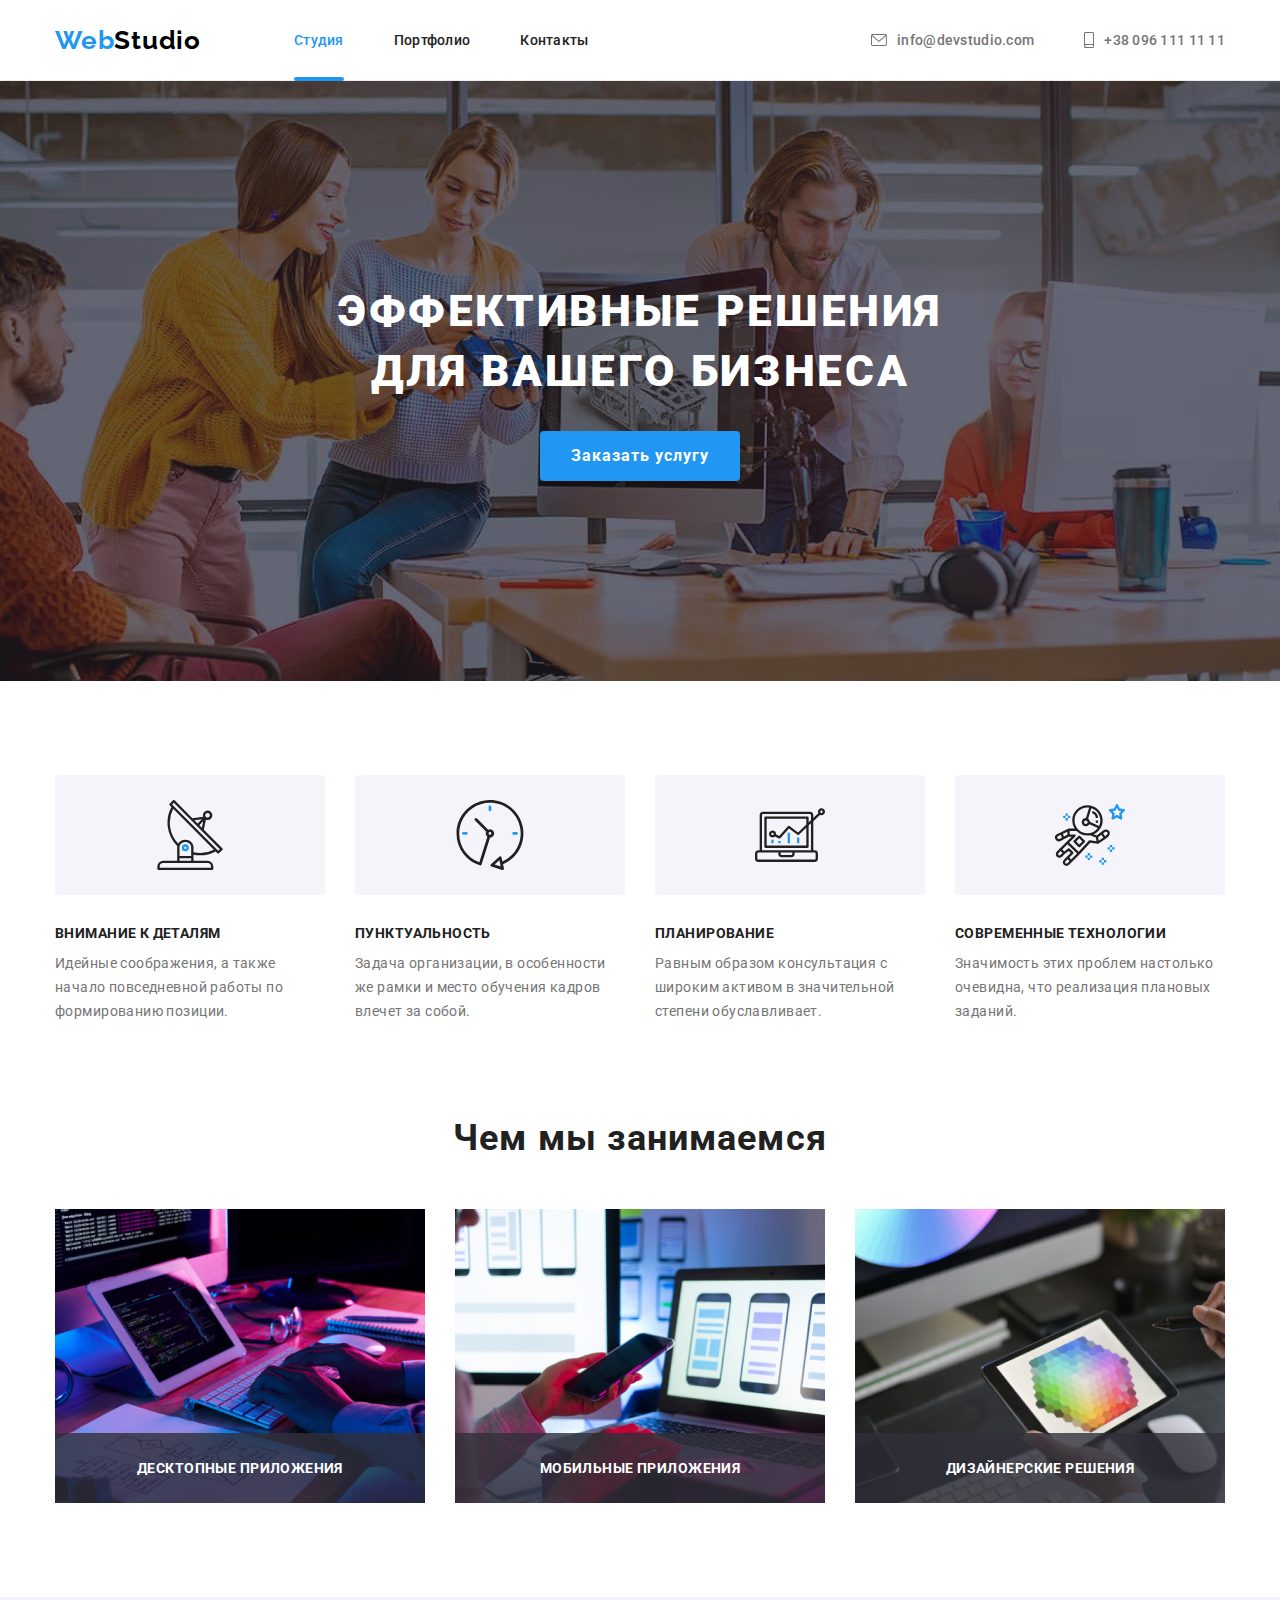
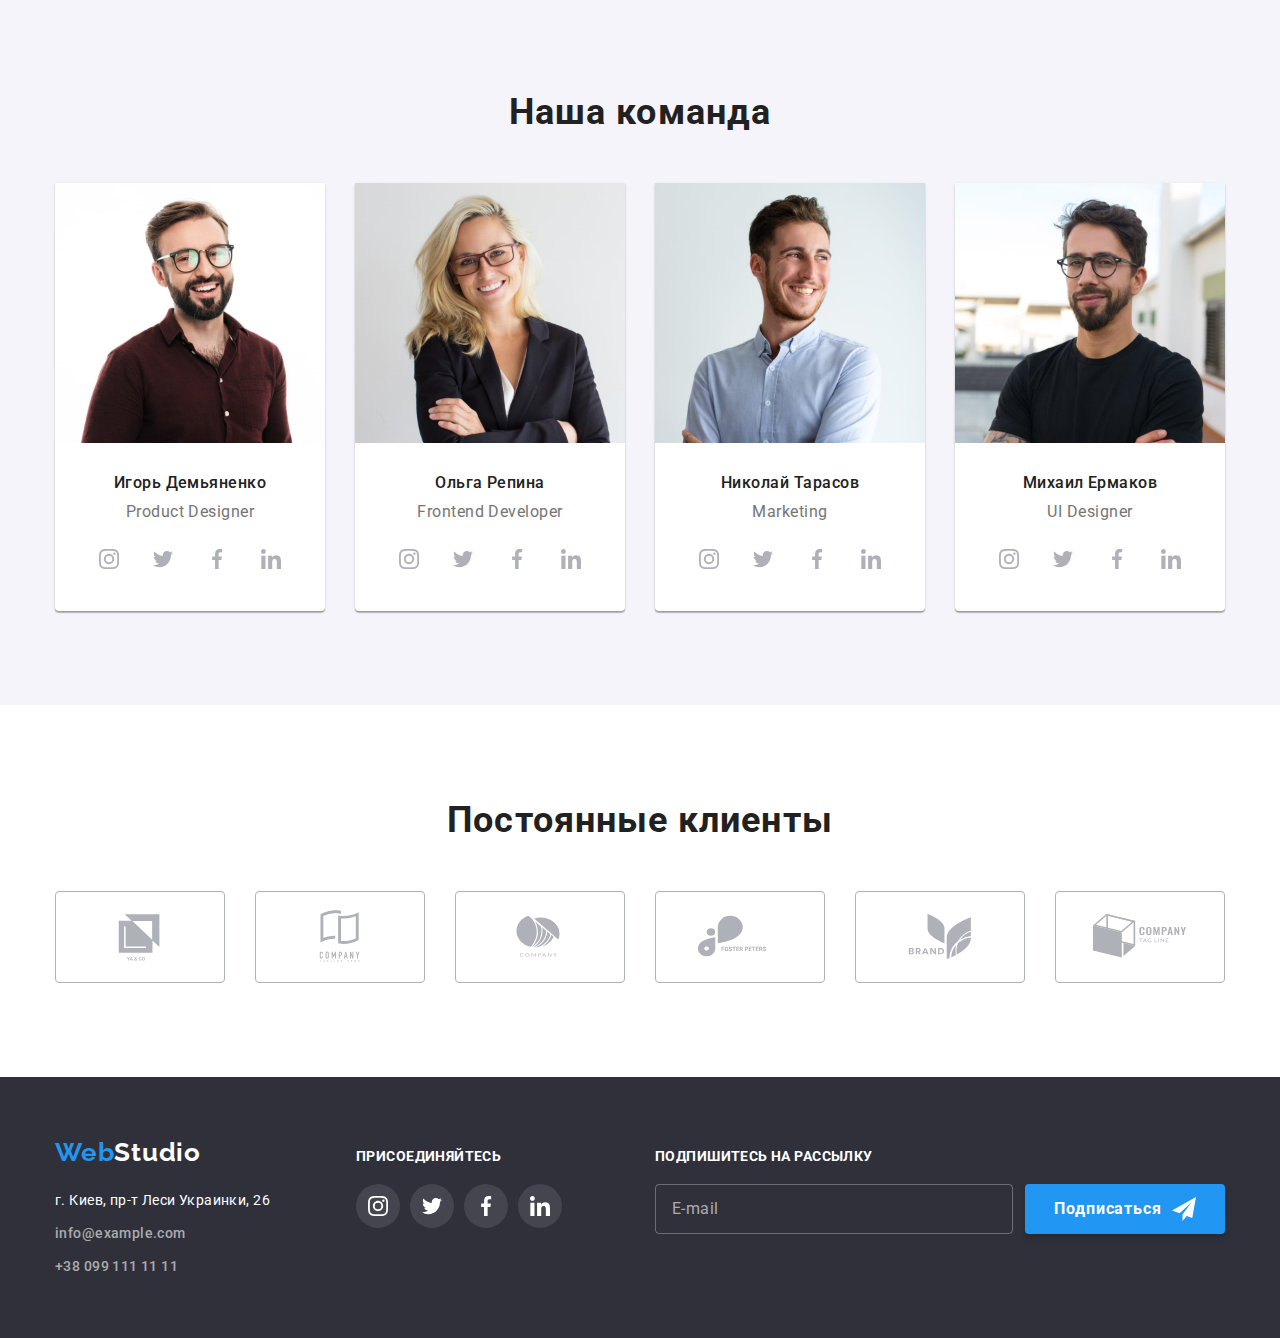
<file: index.html>
<!DOCTYPE html>
<html lang="ru">
  <head>
    <meta charset="UTF-8" />
    <meta http-equiv="X-UA-Compatible" content="IE=edge" />
    <meta name="viewport" content="width=device-width, initial-scale=1.0" />
    <link rel="preconnect" href="https://fonts.googleapis.com" />
    <link rel="preconnect" href="https://fonts.gstatic.com" crossorigin />
    <link
      href="https://fonts.googleapis.com/css2?family=Raleway:wght@700&family=Roboto:wght@400;500;700;900&display=swap"
      rel="stylesheet"
    />
    <link
      rel="stylesheet"
      href="https://cdnjs.cloudflare.com/ajax/libs/modern-normalize/1.1.0/modern-normalize.min.css"
    />
    <link rel="stylesheet" href="./css/main.min.css" />
    <title>WebStudio</title>
  </head>

  <body>
    <header class="header">
      <div class="container header__container">
        <a href="./index.html" class="logo header__logo"
          ><span class="logo__accent">Web</span>Studio</a
        >
        <nav>
          <ul class="nav-list">
            <li class="nav-list__item">
              <a href="./index.html" class="nav-list__link nav-list__link_current">Студия</a>
            </li>
            <li class="nav-list__item">
              <a href="./portfolio.html" class="nav-list__link">Портфолио</a>
            </li>
            <li class="nav-list__item">
              <a href="" class="nav-list__link">Контакты</a>
            </li>
          </ul>
        </nav>
        <ul class="contact-list">
          <li class="contact-list__item">
            <a href="mailto:info@devstudio.com" class="contact-list__link"
              ><svg class="contact-list__icon" width="16px" height="12px">
                <use href="./images/icons.svg#icon-envelope"></use>
              </svg>
              info@devstudio.com
            </a>
          </li>
          <li class="contact-list__item">
            <a href="tel:+380961111111" class="contact-list__link">
              <svg class="contact-list__icon" width="10px" height="16px">
                <use href="./images/icons.svg#icon-smartphone"></use>
              </svg>
              +38 096 111 11 11
            </a>
          </li>
        </ul>
      </div>
    </header>

    <main>
      <section class="hero">
        <div class="container">
          <h1 class="hero__title">Эффективные решения для вашего бизнеса</h1>
          <button type="button" class="main-button" data-modal-open>Заказать услугу</button>
        </div>
      </section>

      <section class="section">
        <div class="container">
          <h2 class="visually-hidden">Наши преимущества</h2>
          <ul class="feature-list">
            <li class="feature-list__item">
              <div class="feature-list__thumb">
                <svg class="feature-list__icon" width="70px" height="70px">
                  <use href="./images/icons.svg#icon-antenna-1"></use>
                </svg>
              </div>
              <h3 class="feature-list__title">Внимание к деталям</h3>
              <p class="feature-list__text">
                Идейные соображения, а также начало повседневной работы по формированию позиции.
              </p>
            </li>
            <li class="feature-list__item">
              <div class="feature-list__thumb">
                <svg class="feature-list__icon" width="70px" height="70px">
                  <use href="./images/icons.svg#icon-clock-1"></use>
                </svg>
              </div>
              <h3 class="feature-list__title">Пунктуальность</h3>
              <p class="feature-list__text">
                Задача организации, в особенности же рамки и место обучения кадров влечет за собой.
              </p>
            </li>
            <li class="feature-list__item">
              <div class="feature-list__thumb">
                <svg class="feature-list__icon" width="70px" height="70px">
                  <use href="./images/icons.svg#icon-diagram-1"></use>
                </svg>
              </div>
              <h3 class="feature-list__title">Планирование</h3>
              <p class="feature-list__text">
                Равным образом консультация с широким активом в значительной степени обуславливает.
              </p>
            </li>
            <li class="feature-list__item">
              <div class="feature-list__thumb">
                <svg class="feature-list__icon" width="70px" height="70px">
                  <use href="./images/icons.svg#icon-astronaut-1"></use>
                </svg>
              </div>
              <h3 class="feature-list__title">Современные технологии</h3>
              <p class="feature-list__text">
                Значимость этих проблем настолько очевидна, что реализация плановых заданий.
              </p>
            </li>
          </ul>
        </div>
      </section>

      <section class="section work">
        <div class="container">
          <h2 class="section__title">Чем мы занимаемся</h2>
          <ul class="work-list">
            <li class="work-list__item">
              <img
                src="./images/mainpage/work_1.jpg"
                alt="Человек набирает код на клавиатуре"
                width="370"
                height="294"
              />
              <p class="work-list__description">Десктопные приложения</p>
            </li>
            <li class="work-list__item">
              <img
                src="./images/mainpage/work_2.jpg"
                alt="Человек держит смартфон в руке"
                width="370"
                height="294"
              />
              <p class="work-list__description">Мобильные приложения</p>
            </li>
            <li class="work-list__item">
              <img
                src="./images/mainpage/work_3.jpg"
                alt="Человек держит планшет с палитрой цветов на экране"
                width="370"
                height="294"
              />
              <p class="work-list__description">Дизайнерские решения</p>
            </li>
          </ul>
        </div>
      </section>

      <section class="section team">
        <div class="container">
          <h2 class="section__title">Наша команда</h2>
          <ul class="team-list">
            <li class="team-list__item">
              <img src="./images/mainpage/team_1.jpg" alt="Игорь Демьяненко" width="270" />
              <div class="team-list__description">
                <h3 class="team-list__title">Игорь Демьяненко</h3>
                <p lang="en" class="team-list__text">Product Designer</p>
                <ul class="social-list">
                  <li class="social-list__item">
                    <a
                      href="https://www.instagram.com/"
                      target="_blank"
                      rel="nofollow noopener noreferrer"
                      class="social-list__link social-list__link_light"
                      aria-label="Инстаграм"
                      ><svg class="social-list__icon" width="20" height="20">
                        <use href="./images/icons.svg#icon-instagram-1"></use>
                      </svg>
                    </a>
                  </li>
                  <li class="social-list__item">
                    <a
                      href="https://twitter.com/"
                      target="_blank"
                      rel="nofollow noopener noreferrer"
                      class="social-list__link social-list__link_light"
                      aria-label="Твиттер"
                      ><svg class="social-list__icon" width="20" height="20">
                        <use href="./images/icons.svg#icon-twitter-1"></use>
                      </svg>
                    </a>
                  </li>
                  <li class="social-list__item">
                    <a
                      href="https://www.facebook.com/"
                      target="_blank"
                      rel="nofollow noopener noreferrer"
                      class="social-list__link social-list__link_light"
                      aria-label="Фэйсбук"
                      ><svg class="social-list__icon" width="20" height="20">
                        <use href="./images/icons.svg#icon-facebook-1"></use>
                      </svg>
                    </a>
                  </li>
                  <li class="social-list__item">
                    <a
                      href="https://www.linkedin.com/"
                      target="_blank"
                      rel="nofollow noopener noreferrer"
                      class="social-list__link social-list__link_light"
                      aria-label="Линкедин"
                      ><svg class="social-list__icon" width="20" height="20">
                        <use href="./images/icons.svg#icon-linkedin-1"></use>
                      </svg>
                    </a>
                  </li>
                </ul>
              </div>
            </li>
            <li class="team-list__item">
              <img src="./images/mainpage/team_2.jpg" alt="Ольга Репина" width="270" />
              <div class="team-list__description">
                <h3 class="team-list__title">Ольга Репина</h3>
                <p lang="en" class="team-list__text">Frontend Developer</p>
                <ul class="social-list">
                  <li class="social-list__item">
                    <a
                      href="https://www.instagram.com/"
                      target="_blank"
                      rel="nofollow noopener noreferrer"
                      class="social-list__link social-list__link_light"
                      aria-label="Инстаграм"
                      ><svg class="social-list__icon" width="20" height="20">
                        <use href="./images/icons.svg#icon-instagram-1"></use>
                      </svg>
                    </a>
                  </li>
                  <li class="social-list__item">
                    <a
                      href="https://twitter.com/"
                      target="_blank"
                      rel="nofollow noopener noreferrer"
                      class="social-list__link social-list__link_light"
                      aria-label="Твиттер"
                      ><svg class="social-list__icon" width="20" height="20">
                        <use href="./images/icons.svg#icon-twitter-1"></use>
                      </svg>
                    </a>
                  </li>
                  <li class="social-list__item">
                    <a
                      href="https://www.facebook.com/"
                      target="_blank"
                      rel="nofollow noopener noreferrer"
                      class="social-list__link social-list__link_light"
                      aria-label="Фэйсбук"
                      ><svg class="social-list__icon" width="20" height="20">
                        <use href="./images/icons.svg#icon-facebook-1"></use>
                      </svg>
                    </a>
                  </li>
                  <li class="social-list__item">
                    <a
                      href="https://www.linkedin.com/"
                      target="_blank"
                      rel="nofollow noopener noreferrer"
                      class="social-list__link social-list__link_light"
                      aria-label="Линкедин"
                      ><svg class="social-list__icon" width="20" height="20">
                        <use href="./images/icons.svg#icon-linkedin-1"></use>
                      </svg>
                    </a>
                  </li>
                </ul>
              </div>
            </li>
            <li class="team-list__item">
              <img src="./images/mainpage/team_3.jpg" alt="Николай Тарасов" width="270" />
              <div class="team-list__description">
                <h3 class="team-list__title">Николай Тарасов</h3>
                <p lang="en" class="team-list__text">Marketing</p>
                <ul class="social-list">
                  <li class="social-list__item">
                    <a
                      href="https://www.instagram.com/"
                      target="_blank"
                      rel="nofollow noopener noreferrer"
                      class="social-list__link social-list__link_light"
                      aria-label="Инстаграм"
                      ><svg class="social-list__icon" width="20" height="20">
                        <use href="./images/icons.svg#icon-instagram-1"></use>
                      </svg>
                    </a>
                  </li>
                  <li class="social-list__item">
                    <a
                      href="https://twitter.com/"
                      target="_blank"
                      rel="nofollow noopener noreferrer"
                      class="social-list__link social-list__link_light"
                      aria-label="Твиттер"
                      ><svg class="social-list__icon" width="20" height="20">
                        <use href="./images/icons.svg#icon-twitter-1"></use>
                      </svg>
                    </a>
                  </li>
                  <li class="social-list__item">
                    <a
                      href="https://www.facebook.com/"
                      target="_blank"
                      rel="nofollow noopener noreferrer"
                      class="social-list__link social-list__link_light"
                      aria-label="Фэйсбук"
                      ><svg class="social-list__icon" width="20" height="20">
                        <use href="./images/icons.svg#icon-facebook-1"></use>
                      </svg>
                    </a>
                  </li>
                  <li class="social-list__item">
                    <a
                      href="https://www.linkedin.com/"
                      target="_blank"
                      rel="nofollow noopener noreferrer"
                      class="social-list__link social-list__link_light"
                      aria-label="Линкедин"
                      ><svg class="social-list__icon" width="20" height="20">
                        <use href="./images/icons.svg#icon-linkedin-1"></use>
                      </svg>
                    </a>
                  </li>
                </ul>
              </div>
            </li>
            <li class="team-list__item">
              <img src="./images/mainpage/team_4.jpg" alt="Михаил Ермаков" width="270" />
              <div class="team-list__description">
                <h3 class="team-list__title">Михаил Ермаков</h3>
                <p lang="en" class="team-list__text">UI Designer</p>
                <ul class="social-list">
                  <li class="social-list__item">
                    <a
                      href="https://www.instagram.com/"
                      target="_blank"
                      rel="nofollow noopener noreferrer"
                      class="social-list__link social-list__link_light"
                      aria-label="Инстаграм"
                      ><svg class="social-list__icon" width="20" height="20">
                        <use href="./images/icons.svg#icon-instagram-1"></use>
                      </svg>
                    </a>
                  </li>
                  <li class="social-list__item">
                    <a
                      href="https://twitter.com/"
                      target="_blank"
                      rel="nofollow noopener noreferrer"
                      class="social-list__link social-list__link_light"
                      aria-label="Твиттер"
                      ><svg class="social-list__icon" width="20" height="20">
                        <use href="./images/icons.svg#icon-twitter-1"></use>
                      </svg>
                    </a>
                  </li>
                  <li class="social-list__item">
                    <a
                      href="https://www.facebook.com/"
                      target="_blank"
                      rel="nofollow noopener noreferrer"
                      class="social-list__link social-list__link_light"
                      aria-label="Фэйсбук"
                      ><svg class="social-list__icon" width="20" height="20">
                        <use href="./images/icons.svg#icon-facebook-1"></use>
                      </svg>
                    </a>
                  </li>
                  <li class="social-list__item">
                    <a
                      href="https://www.linkedin.com/"
                      target="_blank"
                      rel="nofollow noopener noreferrer"
                      class="social-list__link social-list__link_light"
                      aria-label="Линкедин"
                      ><svg class="social-list__icon" width="20" height="20">
                        <use href="./images/icons.svg#icon-linkedin-1"></use>
                      </svg>
                    </a>
                  </li>
                </ul>
              </div>
            </li>
          </ul>
        </div>
      </section>

      <section class="section">
        <div class="container">
          <h2 class="section__title">Постоянные клиенты</h2>
          <ul class="clients-list">
            <li class="clients-list__item">
              <a href="" class="clients-list__link">
                <svg width="106" height="60" class="clients-list__icon">
                  <use href="./images/icons.svg#icon-Logo"></use>
                </svg>
              </a>
            </li>
            <li class="clients-list__item">
              <a href="" class="clients-list__link">
                <svg width="106" height="60" class="clients-list__icon">
                  <use href="./images/icons.svg#icon-Logo2"></use>
                </svg>
              </a>
            </li>
            <li class="clients-list__item">
              <a href="" class="clients-list__link">
                <svg width="106" height="60" class="clients-list__icon">
                  <use href="./images/icons.svg#icon-Logo3"></use>
                </svg>
              </a>
            </li>
            <li class="clients-list__item">
              <a href="" class="clients-list__link">
                <svg width="106" height="60" class="clients-list__icon">
                  <use href="./images/icons.svg#icon-Logo4"></use>
                </svg>
              </a>
            </li>
            <li class="clients-list__item">
              <a href="" class="clients-list__link">
                <svg width="106" height="60" class="clients-list__icon">
                  <use href="./images/icons.svg#icon-Logo5"></use>
                </svg>
              </a>
            </li>
            <li class="clients-list__item">
              <a href="" class="clients-list__link">
                <svg width="106" height="60" class="clients-list__icon">
                  <use href="./images/icons.svg#icon-Logo6"></use>
                </svg>
              </a>
            </li>
          </ul>
        </div>
      </section>
    </main>

    <footer class="footer">
      <div class="container footer__container">
        <div class="footer__address">
          <a href="./index.html" class="logo footer__logo"
            ><span class="logo__accent">Web</span>Studio</a
          >
          <address class="address">
            <p class="address__place">г. Киев, пр-т Леси Украинки, 26</p>
            <ul class="address-list">
              <li class="address-list__item">
                <a href="mailto:info@example.com" class="address-list__link">info@example.com</a>
              </li>
              <li class="address-list__item">
                <a href="tel:+380991111111" class="address-list__link">+38 099 111 11 11</a>
              </li>
            </ul>
          </address>
        </div>
        <div class="footer-social">
          <h3 class="footer-social__title">Присоединяйтесь</h3>
          <ul class="social-list">
            <li class="social-list__item">
              <a
                href="https://www.instagram.com/"
                target="_blank"
                rel="nofollow noopener noreferrer"
                class="social-list__link social-list__link_dark"
                aria-label="Инстаграм"
                ><svg class="social-list__icon" width="20" height="20">
                  <use href="./images/icons.svg#icon-instagram-1"></use>
                </svg>
              </a>
            </li>
            <li class="social-list__item">
              <a
                href="https://twitter.com/"
                target="_blank"
                rel="nofollow noopener noreferrer"
                class="social-list__link social-list__link_dark"
                aria-label="Твиттер"
                ><svg class="social-list__icon" width="20" height="20">
                  <use href="./images/icons.svg#icon-twitter-1"></use>
                </svg>
              </a>
            </li>
            <li class="social-list__item">
              <a
                href="https://www.facebook.com/"
                target="_blank"
                rel="nofollow noopener noreferrer"
                class="social-list__link social-list__link_dark"
                aria-label="Фэйсбук"
                ><svg class="social-list__icon" width="20" height="20">
                  <use href="./images/icons.svg#icon-facebook-1"></use>
                </svg>
              </a>
            </li>
            <li class="social-list__item">
              <a
                href="https://www.linkedin.com/"
                target="_blank"
                rel="nofollow noopener noreferrer"
                class="social-list__link social-list__link_dark"
                aria-label="Линкедин"
                ><svg class="social-list__icon" width="20" height="20">
                  <use href="./images/icons.svg#icon-linkedin-1"></use>
                </svg>
              </a>
            </li>
          </ul>
        </div>
        <form class="subscribe-form">
          <div class="subscribe-form__form-field">
            <label class="subscribe-form__label" for="email">Подпишитесь на рассылку</label>
            <input
              class="subscribe-form__input"
              type="email"
              name="email"
              id="email"
              placeholder="E-mail"
            />
          </div>
          <button class="main-button subscribe-button" type="submit">
            <span class="subscribe-button__text">Подписаться</span>
            <svg class="subscribe-button__icon" width="24" height="24">
              <use href="./images/icons.svg#icon-send"></use>
            </svg>
          </button>
        </form>
      </div>
    </footer>

    <div class="backdrop is-hidden" data-modal>
      <div class="modal">
        <button type="button" class="close-button" data-modal-close>
          <svg width="18px" height="18px" class="close-button__icon">
            <use href="./images/icons.svg#icon-close"></use>
          </svg>
        </button>
        <p class="modal__title">Оставьте свои данные, мы вам перезвоним</p>
        <form class="modal-form">
          <label class="modal-form__form-field">
            <span class="modal-form__label">Имя</span>
            <input class="modal-form__input" type="text" name="name" required />
            <svg width="18" height="18" class="modal-form__icon">
              <use href="./images/icons.svg#icon-person"></use>
            </svg>
          </label>
          <label class="modal-form__form-field">
            <span class="modal-form__label">Телефон</span>
            <input class="modal-form__input" type="tel" name="tel" required />
            <svg width="18" height="18" class="modal-form__icon">
              <use href="./images/icons.svg#icon-phone"></use>
            </svg>
          </label>
          <label class="modal-form__form-field">
            <span class="modal-form__label">Почта</span>
            <input class="modal-form__input" type="email" name="email" required />
            <svg width="18" height="18" class="modal-form__icon">
              <use href="./images/icons.svg#icon-mail"></use>
            </svg>
          </label>
          <label class="modal-form__form-field">
            <span class="modal-form__label">Комментарий</span>
            <textarea
              class="modal-form__textarea"
              name="commentary"
              placeholder="Введите текст"
            ></textarea>
          </label>
          <label class="modal-form__checkbox-field">
            <input
              class="modal-form__checkbox visually-hidden"
              type="checkbox"
              name="accept"
              required
            />
            <span class="modal-form__checkbox-icon">
              <svg width="16" height="15" class="modal-form__checkbox-svg">
                <use href="./images/icons.svg#icon-check"></use>
              </svg>
            </span>
            <span class="modal-form__checkbox-label"
              >Соглашаюсь с рассылкой и принимаю
              <a href="" class="modal-form__agreement-link">Условия договора</a>
            </span>
          </label>
          <button class="main-button modal-form__button" type="submit">Отправить</button>
        </form>
      </div>
    </div>
    <script src="./js/modal.js"></script>
  </body>
</html>
</file>
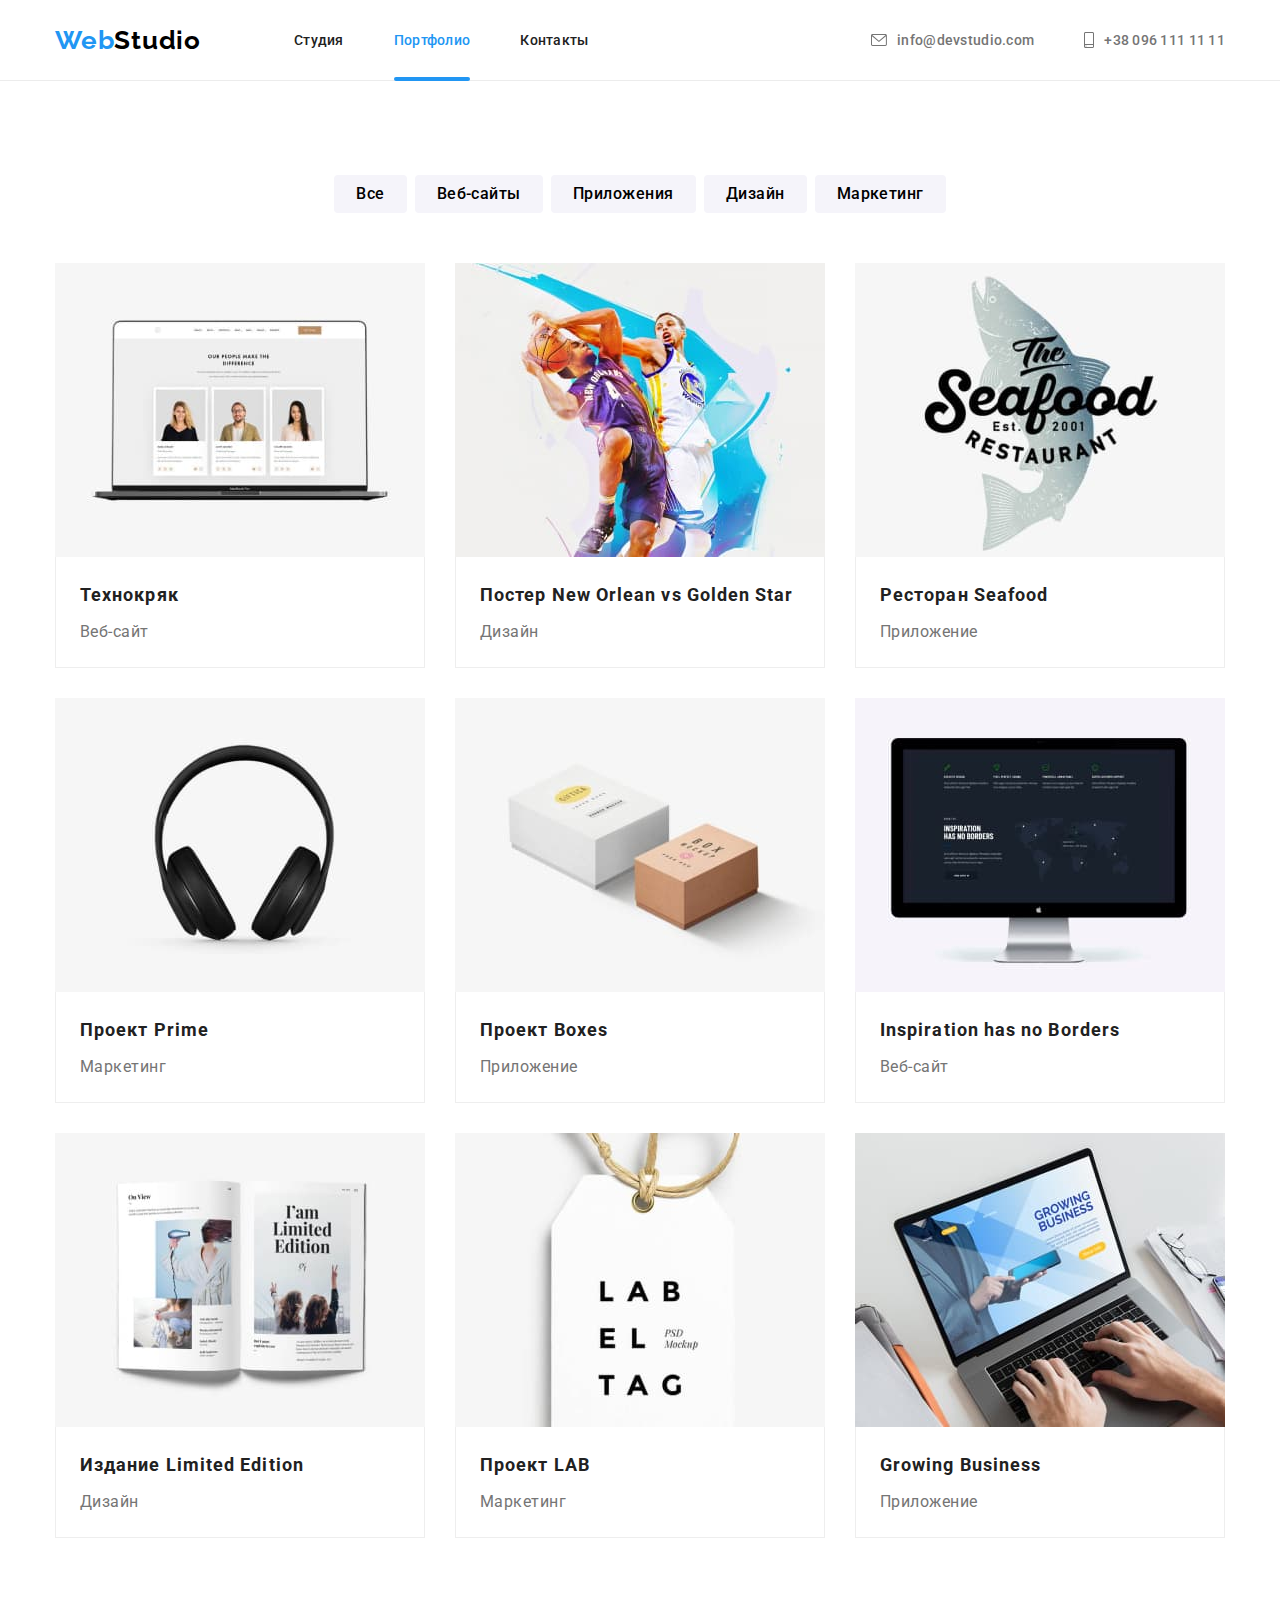
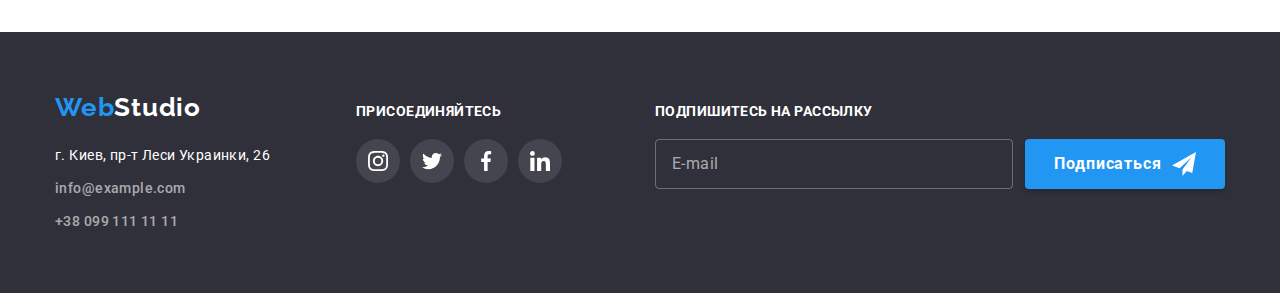
<file: portfolio.html>
<!DOCTYPE html>
<html lang="ru">
  <head>
    <meta charset="UTF-8" />
    <meta http-equiv="X-UA-Compatible" content="IE=edge" />
    <meta name="viewport" content="width=device-width, initial-scale=1.0" />
    <link rel="preconnect" href="https://fonts.googleapis.com" />
    <link rel="preconnect" href="https://fonts.gstatic.com" crossorigin />
    <link
      href="https://fonts.googleapis.com/css2?family=Raleway:wght@700&family=Roboto:wght@400;500;700;900&display=swap"
      rel="stylesheet"
    />
    <link
      rel="stylesheet"
      href="https://cdnjs.cloudflare.com/ajax/libs/modern-normalize/1.1.0/modern-normalize.min.css"
    />
    <link rel="stylesheet" href="./css/main.min.css" />
    <title>Портфолио</title>
  </head>

  <body>
    <header class="header">
      <div class="container header__container">
        <a href="./index.html" class="logo header__logo"
          ><span class="logo__accent">Web</span>Studio</a
        >
        <nav>
          <ul class="nav-list">
            <li class="nav-list__item">
              <a href="./index.html" class="nav-list__link">Студия</a>
            </li>
            <li class="nav-list__item">
              <a href="./portfolio.html" class="nav-list__link nav-list__link_current">Портфолио</a>
            </li>
            <li class="nav-list__item">
              <a href="" class="nav-list__link">Контакты</a>
            </li>
          </ul>
        </nav>
        <ul class="contact-list">
          <li class="contact-list__item">
            <a href="mailto:info@devstudio.com" class="contact-list__link"
              ><svg class="contact-list__icon" width="16px" height="12px">
                <use href="./images/icons.svg#icon-envelope"></use>
              </svg>
              info@devstudio.com
            </a>
          </li>
          <li class="contact-list__item">
            <a href="tel:+380961111111" class="contact-list__link">
              <svg class="contact-list__icon" width="10px" height="16px">
                <use href="./images/icons.svg#icon-smartphone"></use>
              </svg>
              +38 096 111 11 11
            </a>
          </li>
        </ul>
      </div>
    </header>

    <main>
      <section class="section">
        <div class="container">
          <h1 class="visually-hidden">Портфолио</h1>
          <ul class="filters-list">
            <li class="filters-list__item">
              <button type="button" class="filters-list__button">Все</button>
            </li>
            <li class="filters-list__item">
              <button type="button" class="filters-list__button">Веб-сайты</button>
            </li>
            <li class="filters-list__item">
              <button type="button" class="filters-list__button">Приложения</button>
            </li>
            <li class="filters-list__item">
              <button type="button" class="filters-list__button">Дизайн</button>
            </li>
            <li class="filters-list__item">
              <button type="button" class="filters-list__button">Маркетинг</button>
            </li>
          </ul>
          <ul class="project-list">
            <li class="project-list__item">
              <a href="" class="project-list__link">
                <div class="project-list__thumb">
                  <img
                    src="./images/portfolio/portf_1.jpg"
                    alt="Веб-сайт"
                    width="370"
                    height="294"
                  />
                  <p class="project-list__description">
                    Ресурс предлагает комплексные предложения с разным уровнем функционала и
                    сервисов. Все это позволит посетителю получить исчерпывающие сведения о компании
                    или частном лице.
                  </p>
                </div>
                <div class="project-list__label">
                  <h2 class="project-list__title">Технокряк</h2>
                  <p class="project-list__text">Веб-сайт</p>
                </div></a
              >
            </li>
            <li class="project-list__item">
              <a href="" class="project-list__link">
                <div class="project-list__thumb">
                  <img
                    src="./images/portfolio/portf_2.jpg"
                    alt="Баскетбольный постер"
                    width="370"
                    height="294"
                  />
                  <p class="project-list__description">
                    Ресурс предлагает комплексные предложения с разным уровнем функционала и
                    сервисов. Все это позволит посетителю получить исчерпывающие сведения о компании
                    или частном лице.
                  </p>
                </div>
                <div class="project-list__label">
                  <h2 class="project-list__title">
                    Постер <span lang="en">New Orlean vs Golden Star</span>
                  </h2>
                  <p class="project-list__text">Дизайн</p>
                </div>
              </a>
            </li>
            <li class="project-list__item">
              <a href="" class="project-list__link">
                <div class="project-list__thumb">
                  <img
                    src="./images/portfolio/portf_3.jpg"
                    alt="Логотип ресторана"
                    width="370"
                    height="294"
                  />
                  <p class="project-list__description">
                    Ресурс предлагает комплексные предложения с разным уровнем функционала и
                    сервисов. Все это позволит посетителю получить исчерпывающие сведения о компании
                    или частном лице.
                  </p>
                </div>
                <div class="project-list__label">
                  <h2 class="project-list__title">Ресторан <span lang="en">Seafood</span></h2>
                  <p class="project-list__text">Приложение</p>
                </div>
              </a>
            </li>
            <li class="project-list__item">
              <a href="" class="project-list__link">
                <div class="project-list__thumb">
                  <img
                    src="./images/portfolio/portf_4.jpg"
                    alt="Наушники"
                    width="370"
                    height="294"
                  />
                  <p class="project-list__description">
                    Ресурс предлагает комплексные предложения с разным уровнем функционала и
                    сервисов. Все это позволит посетителю получить исчерпывающие сведения о компании
                    или частном лице.
                  </p>
                </div>
                <div class="project-list__label">
                  <h2 class="project-list__title">Проект <span lang="en">Prime</span></h2>
                  <p class="project-list__text">Маркетинг</p>
                </div>
              </a>
            </li>
            <li class="project-list__item">
              <a href="" class="project-list__link">
                <div class="project-list__thumb">
                  <img
                    src="./images/portfolio/portf_5.jpg"
                    alt="Пара ящиков"
                    width="370"
                    height="294"
                  />
                  <p class="project-list__description">
                    Ресурс предлагает комплексные предложения с разным уровнем функционала и
                    сервисов. Все это позволит посетителю получить исчерпывающие сведения о компании
                    или частном лице.
                  </p>
                </div>
                <div class="project-list__label">
                  <h2 class="project-list__title">Проект <span lang="en">Boxes</span></h2>
                  <p class="project-list__text">Приложение</p>
                </div>
              </a>
            </li>
            <li class="project-list__item">
              <a href="" class="project-list__link">
                <div class="project-list__thumb">
                  <img
                    src="./images/portfolio/portf_6.jpg"
                    alt="Веб-сайт"
                    width="370"
                    height="294"
                  />
                  <p class="project-list__description">
                    Ресурс предлагает комплексные предложения с разным уровнем функционала и
                    сервисов. Все это позволит посетителю получить исчерпывающие сведения о компании
                    или частном лице.
                  </p>
                </div>
                <div class="project-list__label">
                  <h2 lang="en" class="project-list__title">Inspiration has no Borders</h2>
                  <p class="project-list__text">Веб-сайт</p>
                </div>
              </a>
            </li>
            <li class="project-list__item">
              <a href="" class="project-list__link">
                <div class="project-list__thumb">
                  <img
                    src="./images/portfolio/portf_7.jpg"
                    alt="Издание в печатном виде"
                    width="370"
                    height="294"
                  />
                  <p class="project-list__description">
                    Ресурс предлагает комплексные предложения с разным уровнем функционала и
                    сервисов. Все это позволит посетителю получить исчерпывающие сведения о компании
                    или частном лице.
                  </p>
                </div>
                <div class="project-list__label">
                  <h2 class="project-list__title">
                    Издание <span lang="en">Limited Edition</span>
                  </h2>
                  <p class="project-list__text">Дизайн</p>
                </div>
              </a>
            </li>
            <li class="project-list__item">
              <a href="" class="project-list__link">
                <div class="project-list__thumb">
                  <img src="./images/portfolio/portf_8.jpg" alt="Бирка" width="370" height="294" />
                  <p class="project-list__description">
                    Ресурс предлагает комплексные предложения с разным уровнем функционала и
                    сервисов. Все это позволит посетителю получить исчерпывающие сведения о компании
                    или частном лице.
                  </p>
                </div>
                <div class="project-list__label">
                  <h2 class="project-list__title">Проект <span lang="en">LAB</span></h2>
                  <p class="project-list__text">Маркетинг</p>
                </div>
              </a>
            </li>
            <li class="project-list__item">
              <a href="" class="project-list__link">
                <div class="project-list__thumb">
                  <img
                    src="./images/portfolio/portf_9.jpg"
                    alt="Приложение на экране ноутбука"
                    width="370"
                    height="294"
                  />
                  <p class="project-list__description">
                    Ресурс предлагает комплексные предложения с разным уровнем функционала и
                    сервисов. Все это позволит посетителю получить исчерпывающие сведения о компании
                    или частном лице.
                  </p>
                </div>
                <div class="project-list__label">
                  <h2 lang="en" class="project-list__title">Growing Business</h2>
                  <p class="project-list__text">Приложение</p>
                </div>
              </a>
            </li>
          </ul>
        </div>
      </section>
    </main>

    <footer class="footer">
      <div class="container footer__container">
        <div class="footer__address">
          <a href="./index.html" class="logo footer__logo"
            ><span class="logo__accent">Web</span>Studio</a
          >
          <address class="address">
            <p class="address__place">г. Киев, пр-т Леси Украинки, 26</p>
            <ul class="address-list">
              <li class="address-list__item">
                <a href="mailto:info@example.com" class="address-list__link">info@example.com</a>
              </li>
              <li class="address-list__item">
                <a href="tel:+380991111111" class="address-list__link">+38 099 111 11 11</a>
              </li>
            </ul>
          </address>
        </div>
        <div class="footer-social">
          <h3 class="footer-social__title">Присоединяйтесь</h3>
          <ul class="social-list">
            <li class="social-list__item">
              <a
                href="https://www.instagram.com/"
                target="_blank"
                rel="nofollow noopener noreferrer"
                class="social-list__link social-list__link_dark"
                aria-label="Инстаграм"
                ><svg class="social-list__icon" width="20" height="20">
                  <use href="./images/icons.svg#icon-instagram-1"></use>
                </svg>
              </a>
            </li>
            <li class="social-list__item">
              <a
                href="https://twitter.com/"
                target="_blank"
                rel="nofollow noopener noreferrer"
                class="social-list__link social-list__link_dark"
                aria-label="Твиттер"
                ><svg class="social-list__icon" width="20" height="20">
                  <use href="./images/icons.svg#icon-twitter-1"></use>
                </svg>
              </a>
            </li>
            <li class="social-list__item">
              <a
                href="https://www.facebook.com/"
                target="_blank"
                rel="nofollow noopener noreferrer"
                class="social-list__link social-list__link_dark"
                aria-label="Фэйсбук"
                ><svg class="social-list__icon" width="20" height="20">
                  <use href="./images/icons.svg#icon-facebook-1"></use>
                </svg>
              </a>
            </li>
            <li class="social-list__item">
              <a
                href="https://www.linkedin.com/"
                target="_blank"
                rel="nofollow noopener noreferrer"
                class="social-list__link social-list__link_dark"
                aria-label="Линкедин"
                ><svg class="social-list__icon" width="20" height="20">
                  <use href="./images/icons.svg#icon-linkedin-1"></use>
                </svg>
              </a>
            </li>
          </ul>
        </div>
        <form class="subscribe-form">
          <div class="subscribe-form__form-field">
            <label class="subscribe-form__label" for="email">Подпишитесь на рассылку</label>
            <input
              class="subscribe-form__input"
              type="email"
              name="email"
              id="email"
              placeholder="E-mail"
              required
            />
          </div>
          <button class="main-button subscribe-button" type="submit">
            <span class="subscribe-button__text">Подписаться</span>
            <svg class="subscribe-button__icon" width="24" height="24">
              <use href="./images/icons.svg#icon-send"></use>
            </svg>
          </button>
        </form>
      </div>
    </footer>
  </body>
</html>
</file>
<file: css/main.min.css>
:root{--font-family-main: "Roboto", sans-serif;--font-family-alternate: "Raleway", sans-serif;--accent-color: #2196f3;--main-bg-color: #ffffff;--dark-bg-color: #2f303a;--light-bg-color: #f5f4fa;--hero-bg-color: #c4c4c4;--main-text-color: #212121;--alternate-text-color: #757575;--dark-bg-text-color: #ffffff;--footer-text-color: rgba(255, 255, 255, 0.6);--main-icon-color: #afb1b8;--transition-duration: 250ms;--transition-timing-function: cubic-bezier(0.4, 0, 0.2, 1)}.visually-hidden{position:absolute;width:1px;height:1px;margin:-1px;border:0;padding:0;white-space:nowrap;clip-path:inset(100%);clip:rect(0 0 0 0);overflow:hidden}body{font-family:var(--font-family-main);color:var(--main-text-color)}ul{list-style:none;margin:0;padding:0}h1,h2,h3,h4,h5,h6,p{margin:0}img{display:block;max-width:100%;height:auto}a{text-decoration:none;color:inherit}button{cursor:pointer;border:none;border-radius:4px}.section{padding:94px 0}.container{width:1200px;padding:0 15px;margin-left:auto;margin-right:auto}.logo{color:#000;font-family:var(--font-family-alternate);font-size:26px;font-weight:700;line-height:1.1923076923;letter-spacing:.03em}.logo__accent{color:var(--accent-color)}.section__title{margin-bottom:50px;font-size:36px;font-weight:700;line-height:1.1666666667;letter-spacing:.03em;text-align:center}.main-button{display:inline-flex;align-items:center;justify-content:center;font-size:16px;font-weight:700;line-height:1.875;letter-spacing:.06em;width:200px;padding:10px;background-color:var(--accent-color);color:var(--dark-bg-text-color);box-shadow:0px 4px 4px rgba(0,0,0,.15);transition:background-color var(--transition-duration) var(--transition-timing-function)}.main-button:hover,.main-button:focus{background-color:#188ce8}.social-list{display:flex;justify-content:center;gap:10px}.social-list__link{display:block;width:44px;height:44px;padding:12px;border-radius:50%}.social-list__link:hover,.social-list__link:focus{color:var(--dark-bg-text-color);background-color:var(--accent-color)}.social-list__link_light{color:var(--main-icon-color);transition:color var(--transition-duration) var(--transition-timing-function),background-color var(--transition-duration) var(--transition-timing-function)}.social-list__link_dark{background:rgba(255,255,255,.1);color:var(--dark-bg-text-color);transition:background-color var(--transition-duration) var(--transition-timing-function)}.social-list__icon{fill:currentColor}.backdrop{position:fixed;top:0;left:0;width:100%;height:100%;background:rgba(0,0,0,.2);opacity:1;transition:opacity var(--transition-duration) var(--transition-timing-function),visibility var(--transition-duration) var(--transition-timing-function)}.backdrop.is-hidden{opacity:0;pointer-events:none;visibility:hidden}.modal{position:absolute;top:50%;left:50%;transform:translate(-50%, -50%) scale(1);width:528px;padding:40px;border-radius:4px;background:var(--main-bg-color);box-shadow:0px 1px 3px rgba(0,0,0,.12),0px 1px 1px rgba(0,0,0,.14),0px 2px 1px rgba(0,0,0,.2);transition:transform var(--transition-duration) var(--transition-timing-function)}.backdrop.is-hidden .modal{transform:translate(-50%, -50%) scale(0.8)}.close-button{position:absolute;top:8px;right:8px;display:flex;align-items:center;justify-content:center;width:30px;height:30px;border:1px solid rgba(0,0,0,.1);border-radius:50%;background:var(--main-bg-color);color:#000;cursor:pointer;transition:color var(--transition-duration) var(--transition-timing-function)}.close-button:hover,.close-button:focus{color:var(--accent-color)}.close-button__icon{fill:currentColor}.modal__title{margin-bottom:12px;font-size:20px;font-weight:700;line-height:1.15;letter-spacing:.03em;text-align:center}.modal-form__form-field{position:relative;display:flex;flex-direction:column;margin-bottom:10px}.modal-form__form-field:nth-child(4){margin-bottom:20px}.modal-form__label{margin-bottom:4px;font-size:12px;font-weight:400;line-height:1.1666666667;letter-spacing:.01em;color:var(--alternate-text-color)}.modal-form__input{padding:10px;padding-left:42px;outline:none;border:1px solid rgba(33,33,33,.2);border-radius:4px;transition:border-color var(--transition-duration) var(--transition-timing-function)}.modal-form__input:focus{border-color:var(--accent-color)}.modal-form__icon{position:absolute;top:50%;left:12px;transition:fill var(--transition-duration) var(--transition-timing-function)}.modal-form__form-field:focus-within .modal-form__icon{fill:var(--accent-color)}.modal-form__textarea{resize:none;outline:none;height:120px;padding:12px 16px;border:1px solid rgba(33,33,33,.2);border-radius:4px;transition:border-color var(--transition-duration) var(--transition-timing-function)}.modal-form__textarea::placeholder{font-size:14px;font-weight:400;line-height:1.1428571429;letter-spacing:.01em;color:rgba(117,117,117,.5)}.modal-form__textarea:focus{border-color:var(--accent-color)}.modal-form__checkbox-field{display:flex;align-items:center;justify-content:center;margin-bottom:30px}.modal-form__checkbox-icon{position:relative;margin-right:7px;width:16px;height:15px;border:2px solid #212121;border-radius:2px}.modal-form__checkbox:checked+.modal-form__checkbox-icon{border:2px solid var(--accent-color)}.modal-form__checkbox-svg{position:absolute;top:0;left:0;transform:translate(-2px, -2px);opacity:0}.modal-form__checkbox:checked+.modal-form__checkbox-icon .modal-form__checkbox-svg{opacity:1}.modal-form__checkbox-label{font-size:14px;font-weight:400;line-height:1.7142857143;letter-spacing:.03em;color:var(--alternate-text-color)}.modal-form__agreement-link{color:var(--accent-color);text-decoration:underline}.modal-form__button{display:flex;margin:0 auto}.header{border-bottom:1px solid #ececec}.header__container{display:flex;align-items:center}.header__logo{margin-right:93px}.nav-list{display:flex;gap:50px}.nav-list__link{display:block;padding:32px 0;font-size:14px;font-weight:500;line-height:1.1428571429;letter-spacing:.02em;transition:color var(--transition-duration) var(--transition-timing-function)}.nav-list__link:hover,.nav-list__link:focus{color:var(--accent-color)}.nav-list__link_current{position:relative;color:var(--accent-color)}.nav-list__link_current::after{content:"";position:absolute;left:0;bottom:-1px;width:100%;height:4px;border-radius:2px;background-color:var(--accent-color)}.contact-list{display:flex;margin-left:auto;gap:50px}.contact-list__link{display:flex;align-items:center;gap:10px;padding:32px 0;color:var(--alternate-text-color);font-size:14px;font-weight:500;line-height:1.1428571429;letter-spacing:.02em;transition:color var(--transition-duration) var(--transition-timing-function)}.contact-list__link:hover,.contact-list__link:focus{color:var(--accent-color)}.contact-list__icon{fill:currentColor}.hero{max-width:1600px;margin:0 auto;padding-top:200px;padding-bottom:200px;text-align:center;background-color:var(--hero-bg-color);background-image:linear-gradient(to right, rgba(47, 48, 58, 0.4), rgba(47, 48, 58, 0.4)),url(../images/mainpage/hero.jpg);background-position:center;background-size:cover}.hero__title{width:696px;margin-bottom:30px;margin-left:auto;margin-right:auto;color:var(--dark-bg-text-color);font-size:44px;font-weight:900;line-height:1.3636363636;letter-spacing:.06em;text-transform:uppercase}.feature-list{display:flex;gap:30px}.feature-list__item{flex-basis:calc((100% - 90px)/4)}.feature-list__thumb{display:flex;align-items:center;justify-content:center;height:120px;margin-bottom:30px;border-radius:4px;background-color:var(--light-bg-color)}.feature-list__title{margin-bottom:10px;font-size:14px;font-weight:700;line-height:1.1428571429;letter-spacing:.03em;text-transform:uppercase}.feature-list__text{color:var(--alternate-text-color);font-size:14px;font-weight:400;line-height:1.7142857143;letter-spacing:.03em}.work{padding-top:0}.work-list{display:flex;gap:30px}.work-list__item{position:relative}.work-list__description{position:absolute;bottom:0;left:0;width:100%;padding:27px 82px;font-size:14px;font-weight:700;line-height:1.1428571429;letter-spacing:.03em;text-align:center;text-transform:uppercase;color:var(--dark-bg-text-color);background:rgba(47,48,58,.8)}.team{background-color:var(--light-bg-color)}.team-list{display:flex;gap:30px}.team-list__item{box-shadow:0px 1px 3px rgba(0,0,0,.12),0px 1px 1px rgba(0,0,0,.14),0px 2px 1px rgba(0,0,0,.2);border-radius:0px 0px 4px 4px;background-color:var(--main-bg-color)}.team-list__description{padding:30px 32px;text-align:center}.team-list__title{margin-bottom:10px;font-size:16px;font-weight:500;line-height:1.1875;letter-spacing:.03em}.team-list__text{margin-bottom:16px;color:var(--alternate-text-color);font-size:16px;font-weight:400;line-height:1.1875;letter-spacing:.03em}.clients-list{display:flex;justify-content:center;gap:30px}.clients-list__item{flex-basis:calc((100% - 150px)/6);height:92px}.clients-list__link{display:flex;align-items:center;justify-content:center;height:100%;border:1px solid var(--main-icon-color);border-radius:4px;color:var(--main-icon-color);transition:border var(--transition-duration) var(--transition-timing-function),color var(--transition-duration) var(--transition-timing-function)}.clients-list__link:hover,.clients-list__link:focus{border:1px solid var(--accent-color);color:var(--accent-color)}.clients-list__icon{fill:currentColor}.footer{background-color:var(--dark-bg-color);padding:60px 0}.footer__container{display:flex;align-items:baseline}.footer__address{width:231px;margin-right:70px}.footer__logo{display:inline-block;color:var(--dark-bg-text-color);margin-bottom:20px}.address{font-style:normal}.address__place{margin-bottom:9px;color:var(--dark-bg-text-color);font-size:14px;font-weight:400;line-height:1.7142857143;letter-spacing:.03em}.address-list__item:not(:last-child){margin-bottom:9px}.address-list__link{color:var(--footer-text-color);font-size:14px;font-weight:500;line-height:1.7142857143;letter-spacing:.03em;transition:color var(--transition-duration) var(--transition-timing-function)}.address-list__link:hover,.address-list__link:focus{color:var(--accent-color)}.footer-social{margin-right:93px}.footer-social__title{margin-bottom:20px;color:var(--dark-bg-text-color);font-size:14px;font-weight:700;line-height:1.1428571429;letter-spacing:.03em;text-transform:uppercase}.subscribe-form{display:flex;align-items:flex-end}.subscribe-form__form-field{width:358px;display:flex;flex-direction:column;margin-right:12px}.subscribe-form__label{margin-bottom:20px;color:var(--dark-bg-text-color);font-size:14px;font-weight:700;line-height:1.1428571429;letter-spacing:.03em;text-transform:uppercase}.subscribe-form__input{padding:15px 16px;outline:none;border:1px solid rgba(255,255,255,.3);border-radius:4px;background-color:rgba(33,150,243,0);color:var(--dark-bg-text-color)}.subscribe-form__input::placeholder{color:var(--footer-text-color);font-size:16px;font-weight:400;line-height:1.25;letter-spacing:.03em}.subscribe-button__text{margin-right:10px}.filters-list{display:flex;justify-content:center;gap:8px;margin-bottom:50px}.filters-list__button{padding:6px 22px;background-color:#f5f4fa;font-size:16px;font-weight:500;line-height:1.625;letter-spacing:.03em;transition:background-color var(--transition-duration) var(--transition-timing-function),color var(--transition-duration) var(--transition-timing-function),box-shadow var(--transition-duration) var(--transition-timing-function)}.filters-list__button:hover,.filters-list__button:focus{background-color:var(--accent-color);color:var(--dark-bg-text-color);box-shadow:0px 3px 1px rgba(0,0,0,.1),0px 1px 2px rgba(0,0,0,.08),0px 2px 2px rgba(0,0,0,.12)}.project-list{display:flex;flex-wrap:wrap;gap:30px}.project-list__item{flex-basis:calc((100% - 60px)/3)}.project-list__link{display:block;transition:box-shadow var(--transition-duration) var(--transition-timing-function)}.project-list__link:hover,.project-list__link:focus{box-shadow:0px 1px 1px rgba(0,0,0,.12),0px 4px 4px rgba(0,0,0,.06),1px 4px 6px rgba(0,0,0,.16)}.project-list__thumb{position:relative;overflow:hidden}.project-list__description{position:absolute;top:0;left:0;width:100%;height:100%;padding:63px 24px;color:var(--dark-bg-text-color);background:rgba(33,150,243,.9);font-size:18px;font-weight:400;line-height:1.5555555556;letter-spacing:.03em;transform:translateY(100%);transition:transform var(--transition-duration) var(--transition-timing-function)}.project-list__link:hover .project-list__description,.project-list__link:focus .project-list__description{transform:translateY(0%)}.project-list__label{padding:20px 24px;border-left:1px solid #eee;border-bottom:1px solid #eee;border-right:1px solid #eee}.project-list__title{margin-bottom:4px;font-size:18px;font-weight:700;line-height:2;letter-spacing:.06em}.project-list__text{color:var(--alternate-text-color);font-size:16px;font-weight:400;line-height:1.875;letter-spacing:.03em}/*# sourceMappingURL=main.min.css.map */
</file>
